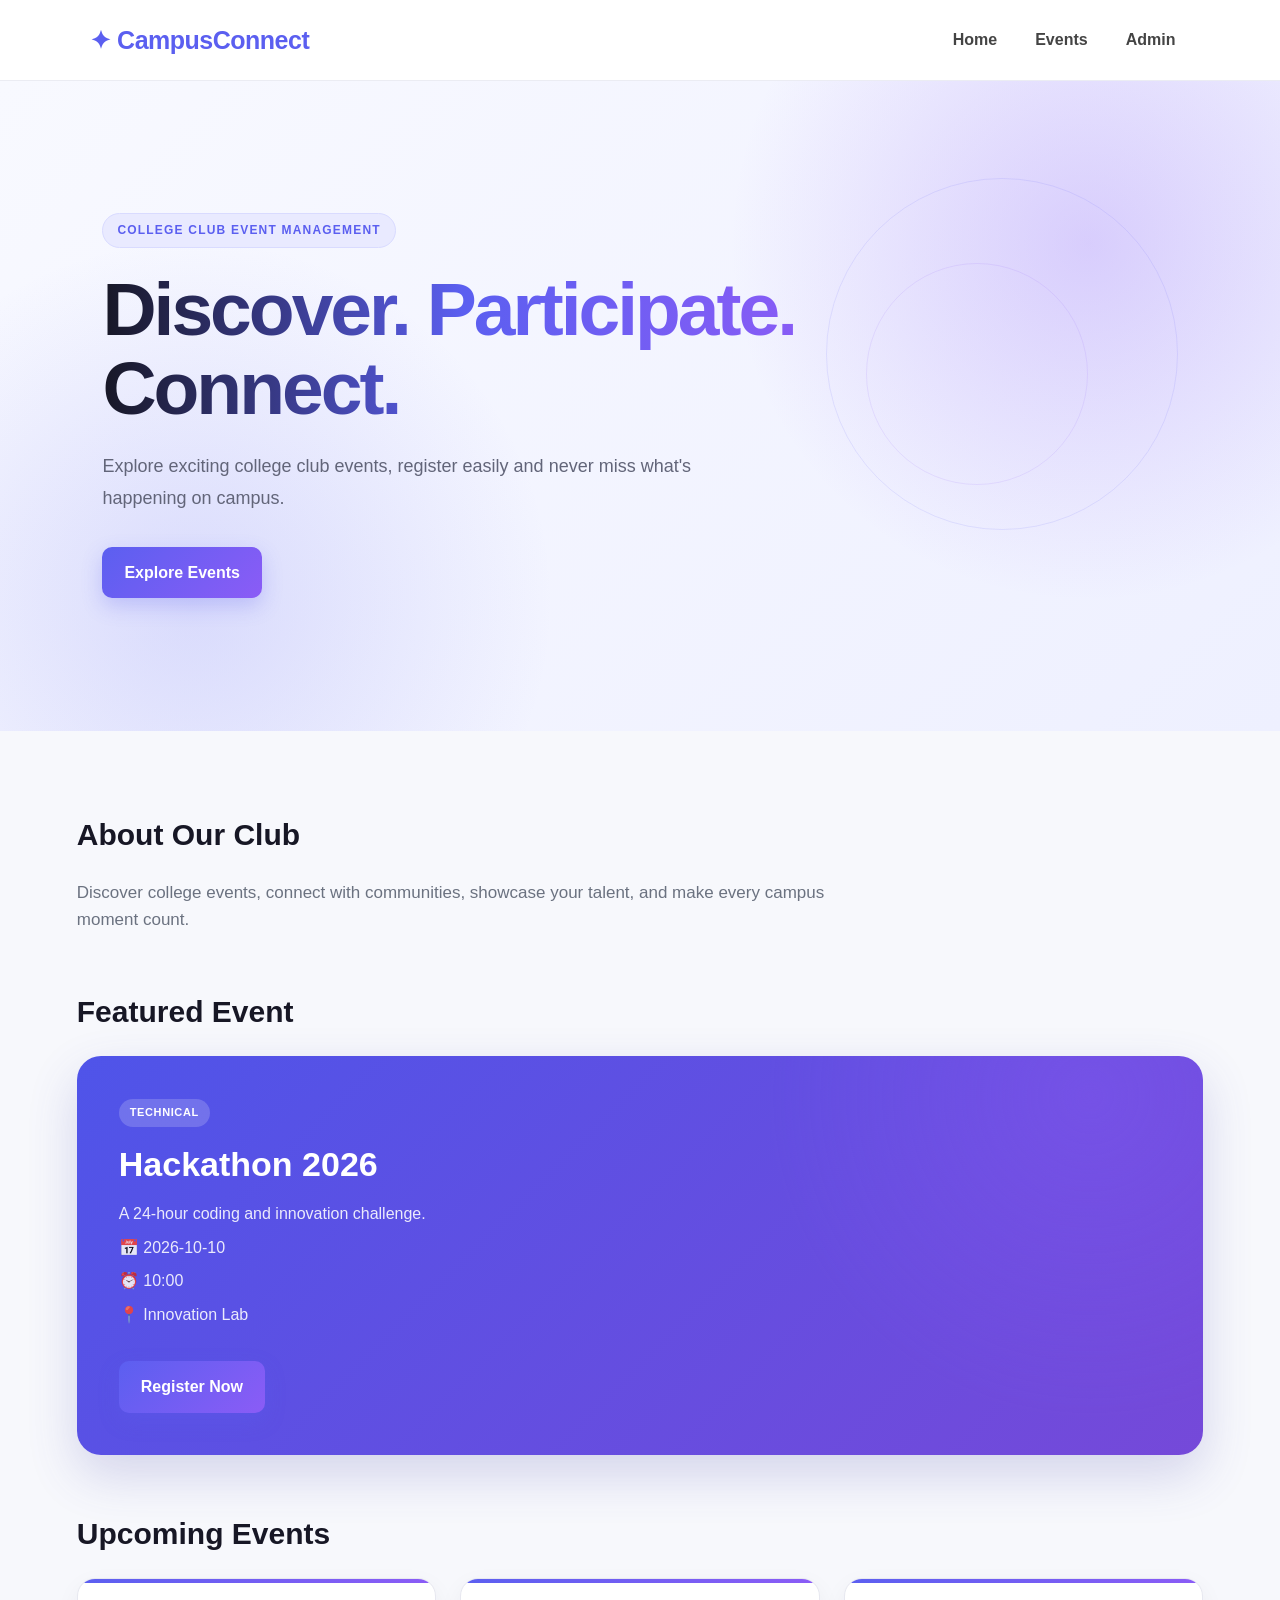
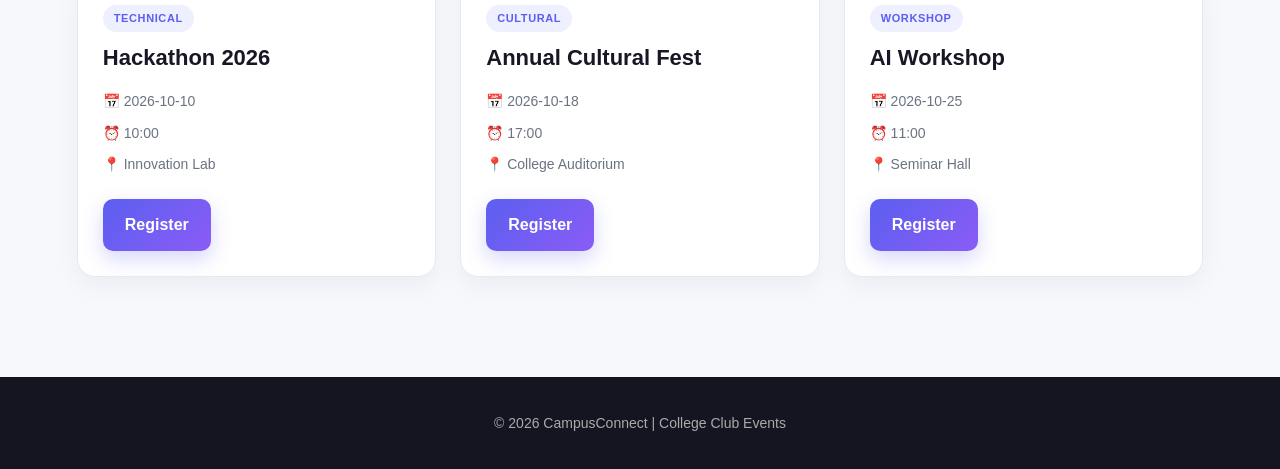
<file: index.html>
<!DOCTYPE html>
<html lang="en">
<head>
    <meta charset="UTF-8">
    <meta name="viewport" content="width=device-width, initial-scale=1.0">
    <title>Campus Club Events</title>
    <link rel="stylesheet" href="style.css">
</head>
<body>

<nav>
    <h2>CampusConnect</h2>
    <div>
        <a href="index.html">Home</a>
        <a href="events.html">Events</a>
        <a href="admin.html">Admin</a>
    </div>
</nav>

<section class="hero">
    <div>
        <p class="tag">COLLEGE CLUB EVENT MANAGEMENT</p>
        <h1>Discover. Participate. Connect.</h1>
        <p>Explore exciting college club events, register easily and never miss what's happening on campus.</p>
        <a href="events.html" class="btn">Explore Events</a>
    </div>
</section>

<section class="container">
    <h2>About Our Club</h2>
    <p class="center-text">
         Discover college events, connect with communities,
    showcase your talent, and make every campus moment count.
    </p>

    <h2>Featured Event</h2>

    <div id="featuredEvent" class="featured-card"></div>

    <h2>Upcoming Events</h2>
    <div id="upcomingEvents" class="event-grid"></div>
</section>

<footer>
    <p>© 2026 CampusConnect | College Club Events</p>
</footer>

<script src="script.js"></script>
</body>
</html>
</file>
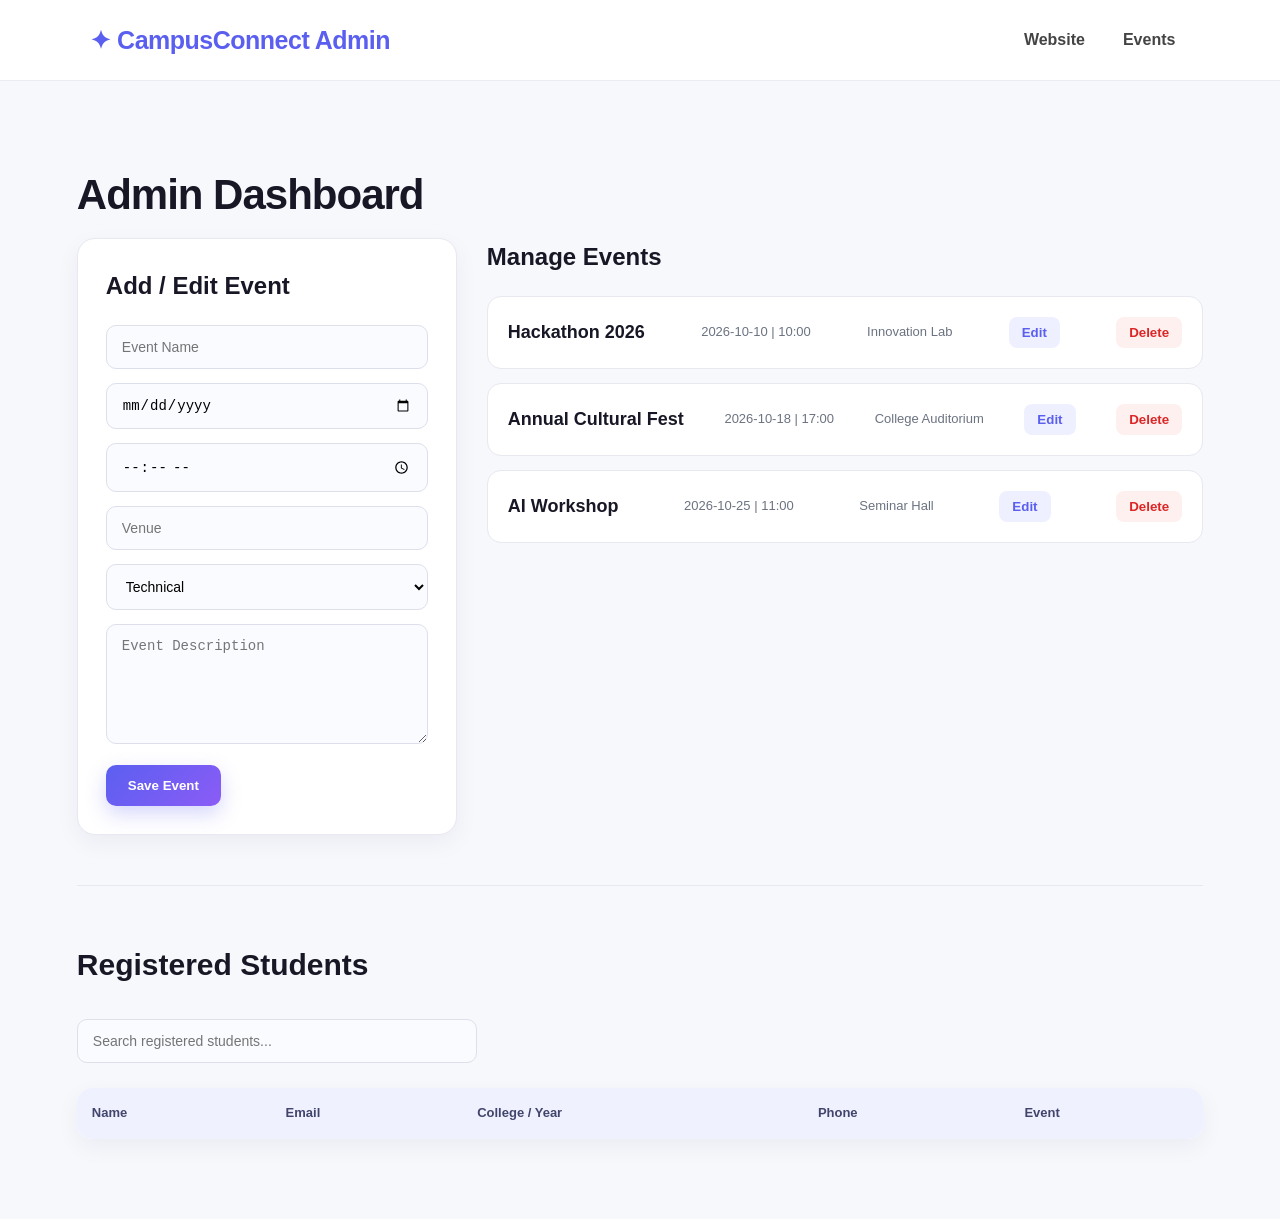
<file: admin.html>
<!DOCTYPE html>
<html lang="en">
<head>
    <meta charset="UTF-8">
    <meta name="viewport" content="width=device-width, initial-scale=1.0">
    <title>Admin Dashboard</title>
    <link rel="stylesheet" href="style.css">
</head>
<body>

<nav>
    <h2>CampusConnect Admin</h2>
    <div>
        <a href="index.html">Website</a>
        <a href="events.html">Events</a>
    </div>
</nav>

<section class="container page">

    <h1>Admin Dashboard</h1>

    <div class="admin-grid">

        <div class="admin-form">
            <h2>Add / Edit Event</h2>

            <input type="hidden" id="editId">

            <input type="text" id="eventTitle" placeholder="Event Name">

            <input type="date" id="eventDate">

            <input type="time" id="eventTime">

            <input type="text" id="eventVenue" placeholder="Venue">

            <select id="eventCategory">
                <option value="Technical">Technical</option>
                <option value="Cultural">Cultural</option>
                <option value="Sports">Sports</option>
                <option value="Workshop">Workshop</option>
            </select>

            <textarea id="eventDescription" placeholder="Event Description"></textarea>

            <button onclick="saveEvent()" class="btn">Save Event</button>
        </div>

        <div>
            <h2>Manage Events</h2>
            <div id="adminEvents"></div>
        </div>

    </div>

    <hr>

    <h2>Registered Students</h2>

    <input
        type="text"
        id="registrationSearch"
        placeholder="Search registered students..."
        onkeyup="displayRegistrations()"
    >

    <div class="table-wrapper">
        <table>
            <thead>
                <tr>
                    <th>Name</th>
                    <th>Email</th>
                    <th>College / Year</th>
                    <th>Phone</th>
                    <th>Event</th>
                </tr>
            </thead>

            <tbody id="registrationTable"></tbody>
        </table>
    </div>

</section>

<script src="script.js"></script>
</body>
</html>
</file>
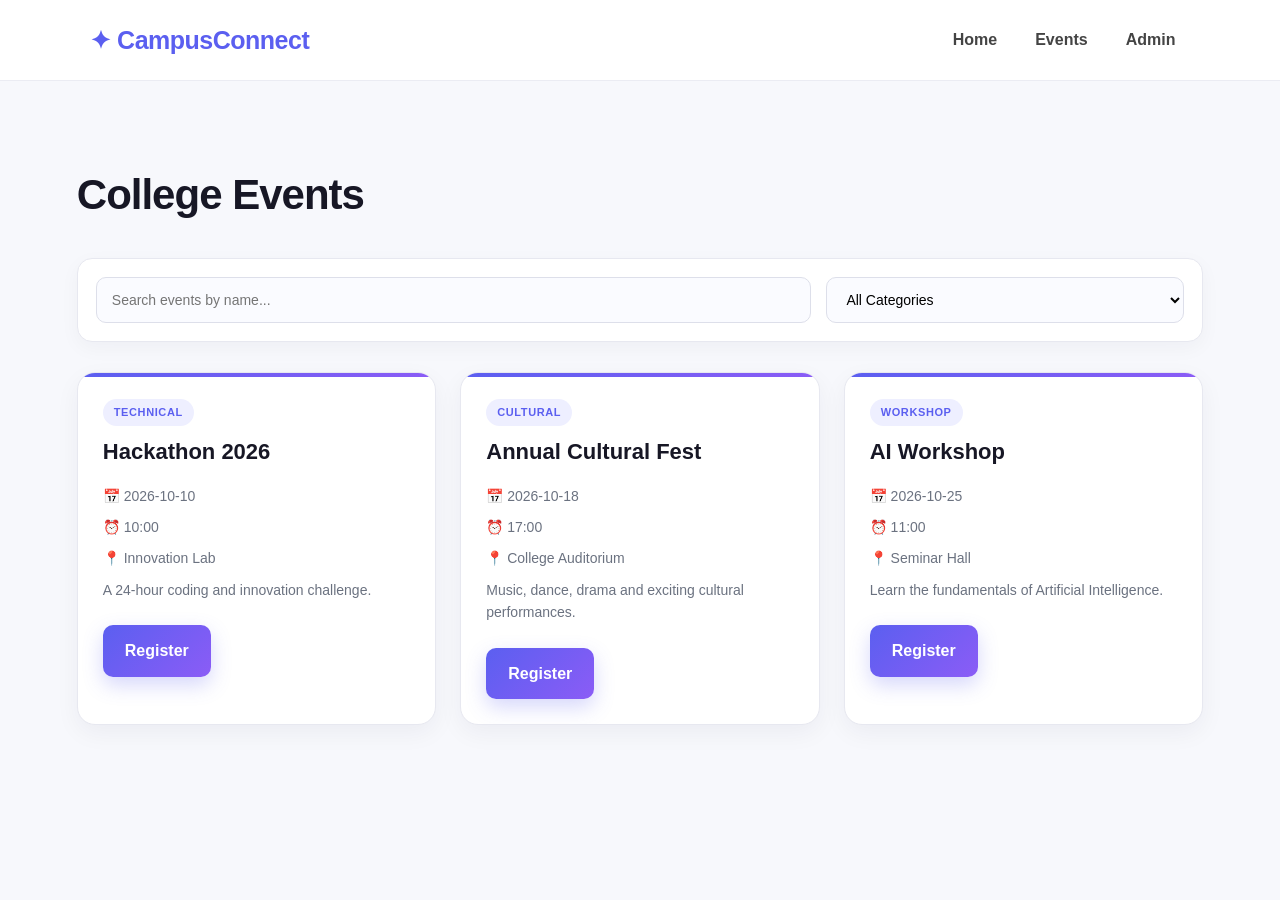
<file: events.html>
<!DOCTYPE html>
<html lang="en">
<head>
    <meta charset="UTF-8">
    <meta name="viewport" content="width=device-width, initial-scale=1.0">
    <title>Events | CampusConnect</title>
    <link rel="stylesheet" href="style.css">
</head>
<body>

<nav>
    <h2>CampusConnect</h2>
    <div>
        <a href="index.html">Home</a>
        <a href="events.html">Events</a>
        <a href="admin.html">Admin</a>
    </div>
</nav>

<section class="container page">
    <h1>College Events</h1>

    <div class="filters">
        <input type="text" id="searchEvent" placeholder="Search events by name...">

        <select id="categoryFilter">
            <option value="all">All Categories</option>
            <option value="Technical">Technical</option>
            <option value="Cultural">Cultural</option>
            <option value="Sports">Sports</option>
            <option value="Workshop">Workshop</option>
        </select>
    </div>

    <div id="allEvents" class="event-grid"></div>
</section>

<script src="script.js"></script>
</body>
</html>
</file>
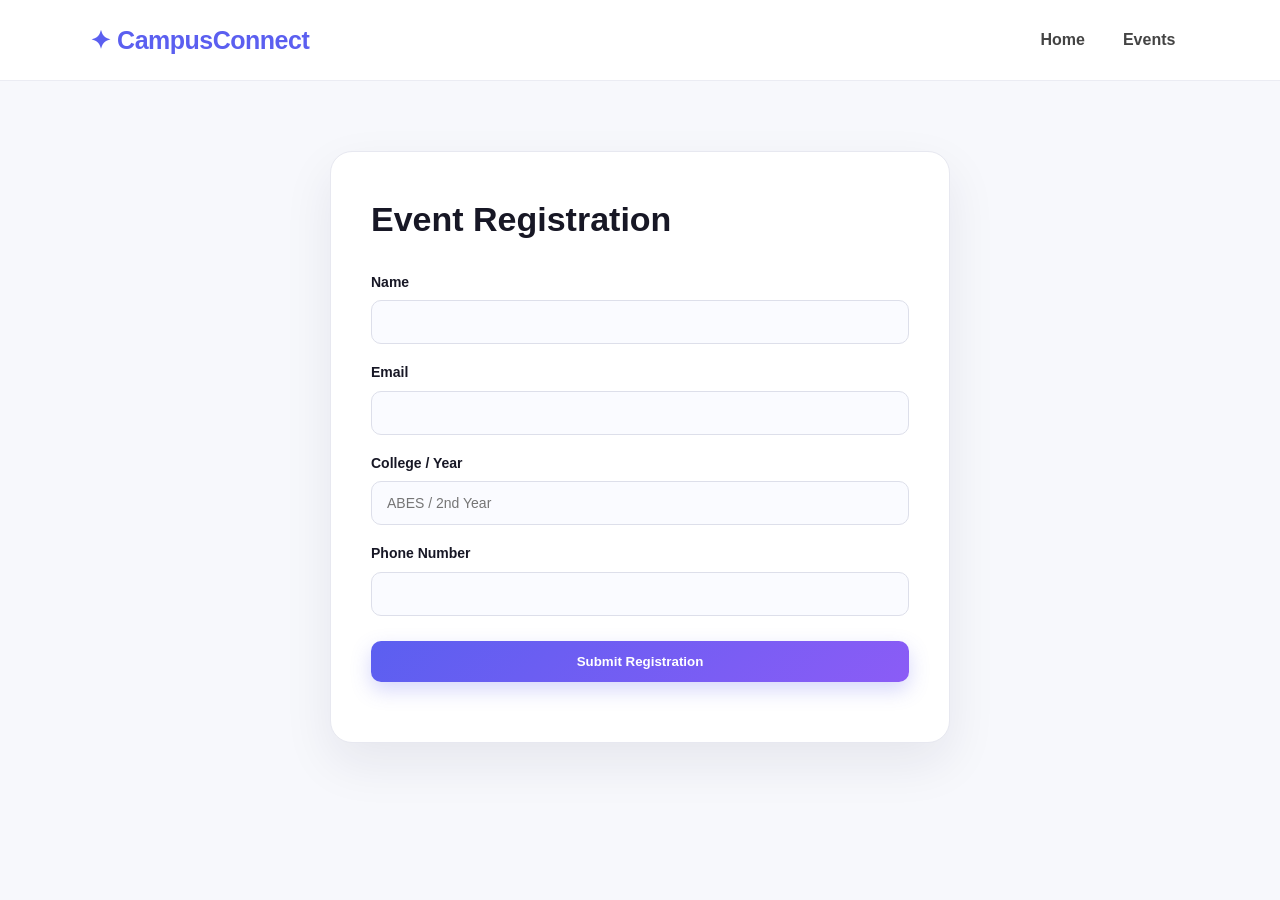
<file: register.html>
<!DOCTYPE html>
<html lang="en">
<head>
    <meta charset="UTF-8">
    <meta name="viewport" content="width=device-width, initial-scale=1.0">
    <title>Event Registration</title>
    <link rel="stylesheet" href="style.css">
</head>
<body>

<nav>
    <h2>CampusConnect</h2>
    <div>
        <a href="index.html">Home</a>
        <a href="events.html">Events</a>
    </div>
</nav>

<section class="form-container">
    <h1>Event Registration</h1>

    <form id="registrationForm">

        <input type="hidden" id="eventName">

        <label>Name</label>
        <input type="text" id="studentName" required>

        <label>Email</label>
        <input type="email" id="studentEmail" required>

        <label>College / Year</label>
        <input type="text" id="collegeYear" placeholder="ABES / 2nd Year" required>

        <label>Phone Number</label>
        <input type="tel" id="phone" required>

        <button type="submit" class="btn">Submit Registration</button>

    </form>

    <p id="registrationMessage"></p>
</section>

<script src="script.js"></script>
</body>
</html>
</file>
<file: style.css>
* {
    margin: 0;
    padding: 0;
    box-sizing: border-box;
}

:root {
    --primary: #5b5ff0;
    --primary-dark: #4548d8;
    --secondary: #8b5cf6;
    --text: #171725;
    --muted: #6b7280;
    --light: #f7f8fc;
    --white: #ffffff;
    --border: #e7e8f0;
    --success: #16a34a;
    --danger: #dc2626;
}

html {
    scroll-behavior: smooth;
}

body {
    font-family: Inter, Arial, sans-serif;
    background: var(--light);
    color: var(--text);
    line-height: 1.6;
}

/* NAVBAR */

nav {
    width: 100%;
    padding: 18px 7%;
    background: rgba(255, 255, 255, 0.92);
    backdrop-filter: blur(15px);
    display: flex;
    align-items: center;
    justify-content: space-between;
    position: sticky;
    top: 0;
    z-index: 1000;
    border-bottom: 1px solid rgba(231, 232, 240, 0.8);
}

nav h2 {
    font-size: 25px;
    font-weight: 800;
    color: var(--primary);
    letter-spacing: -0.5px;
}

nav h2::before {
    content: "✦";
    margin-right: 7px;
}

nav div {
    display: flex;
    align-items: center;
    gap: 8px;
}

nav a {
    text-decoration: none;
    color: #444;
    padding: 9px 15px;
    border-radius: 9px;
    font-weight: 600;
    transition: 0.25s;
}

nav a:hover {
    color: var(--primary);
    background: #f0f1ff;
}

/* HERO */

.hero {
    min-height: 650px;
    padding: 90px 8%;
    display: flex;
    align-items: center;
    position: relative;
    overflow: hidden;
    background:
        radial-gradient(circle at 85% 25%, rgba(139, 92, 246, 0.25), transparent 30%),
        radial-gradient(circle at 15% 80%, rgba(91, 95, 240, 0.18), transparent 30%),
        linear-gradient(135deg, #f8f9ff, #eef0ff);
}

.hero::before {
    content: "";
    position: absolute;
    width: 350px;
    height: 350px;
    border-radius: 50%;
    border: 1px solid rgba(91, 95, 240, 0.12);
    right: 8%;
    top: 15%;
}

.hero::after {
    content: "";
    position: absolute;
    width: 220px;
    height: 220px;
    border-radius: 50%;
    border: 1px solid rgba(139, 92, 246, 0.12);
    right: 15%;
    top: 28%;
}

.hero > div {
    max-width: 720px;
    position: relative;
    z-index: 2;
}

.tag {
    display: inline-block;
    color: var(--primary);
    background: #e9eaff;
    border: 1px solid #d9dbff;
    padding: 7px 14px;
    border-radius: 30px;
    font-size: 12px !important;
    font-weight: 800;
    letter-spacing: 1.2px;
    margin-bottom: 12px;
}

.hero h1 {
    font-size: clamp(45px, 6vw, 75px);
    line-height: 1.05;
    letter-spacing: -3px;
    margin: 10px 0 22px;
    background: linear-gradient(
        90deg,
        #171725,
        #5b5ff0,
        #8b5cf6
    );
    -webkit-background-clip: text;
    -webkit-text-fill-color: transparent;
}

.hero p:not(.tag) {
    max-width: 620px;
    color: #626579;
    font-size: 18px;
    line-height: 1.8;
    margin-bottom: 32px;
}

/* BUTTON */

.btn {
    display: inline-flex;
    align-items: center;
    justify-content: center;
    gap: 8px;
    border: none;
    background: linear-gradient(
        135deg,
        var(--primary),
        var(--secondary)
    );
    color: white;
    padding: 13px 22px;
    border-radius: 10px;
    text-decoration: none;
    cursor: pointer;
    font-weight: 700;
    box-shadow: 0 8px 20px rgba(91, 95, 240, 0.25);
    transition: 0.25s;
}

.btn:hover {
    transform: translateY(-3px);
    box-shadow: 0 12px 28px rgba(91, 95, 240, 0.35);
}

/* GENERAL */

.container {
    width: min(1180px, 88%);
    margin: 80px auto;
}

.container > h1 {
    font-size: 42px;
    letter-spacing: -1px;
    margin-bottom: 10px;
}

.container > h2 {
    font-size: 30px;
    margin: 55px 0 20px;
}

.center-text {
    max-width: 800px;
    color: var(--muted);
    font-size: 17px;
}

/* FEATURED EVENT */

.featured-card {
    position: relative;
    overflow: hidden;
    background:
        radial-gradient(
            circle at 90% 10%,
            rgba(139, 92, 246, 0.35),
            transparent 30%
        ),
        linear-gradient(
            135deg,
            #4f54e9,
            #7549d9
        );
    color: white;
    padding: 42px;
    border-radius: 24px;
    min-height: 250px;
    box-shadow: 0 20px 50px rgba(70, 70, 170, 0.2);
}

.featured-card h2 {
    font-size: 34px;
    margin: 10px 0;
}

.featured-card p {
    max-width: 650px;
    margin: 8px 0;
    color: rgba(255, 255, 255, 0.88);
}

.featured-card .category {
    background: rgba(255,255,255,0.18);
    color: white;
}

/* EVENT GRID */

.event-grid {
    display: grid;
    grid-template-columns: repeat(3, 1fr);
    gap: 24px;
}

/* EVENT CARD */

.event-card {
    background: white;
    padding: 25px;
    border: 1px solid var(--border);
    border-radius: 18px;
    position: relative;
    overflow: hidden;
    box-shadow: 0 8px 25px rgba(20, 20, 50, 0.05);
    transition: 0.3s;
}

.event-card::before {
    content: "";
    position: absolute;
    top: 0;
    left: 0;
    right: 0;
    height: 4px;
    background: linear-gradient(
        90deg,
        var(--primary),
        var(--secondary)
    );
}

.event-card:hover {
    transform: translateY(-7px);
    box-shadow: 0 18px 40px rgba(30, 30, 80, 0.12);
}

.event-card h3 {
    font-size: 22px;
    margin: 8px 0 15px;
}

.event-card p {
    color: var(--muted);
    margin: 9px 0;
    font-size: 14px;
}

.event-card .btn {
    margin-top: 15px;
}

/* CATEGORY */

.category {
    display: inline-block;
    background: #eeefff;
    color: var(--primary);
    padding: 5px 11px;
    border-radius: 30px;
    font-size: 11px;
    font-weight: 800;
    text-transform: uppercase;
    letter-spacing: 0.6px;
}

/* SEARCH */

.filters {
    display: grid;
    grid-template-columns: 2fr 1fr;
    gap: 15px;
    margin: 30px 0;
    padding: 18px;
    background: white;
    border: 1px solid var(--border);
    border-radius: 15px;
    box-shadow: 0 6px 20px rgba(20,20,50,0.04);
}

input,
select,
textarea {
    width: 100%;
    padding: 13px 15px;
    border: 1px solid #dddfea;
    background: #fafbff;
    border-radius: 10px;
    outline: none;
    font-size: 14px;
    transition: 0.2s;
}

input:focus,
select:focus,
textarea:focus {
    border-color: var(--primary);
    background: white;
    box-shadow: 0 0 0 4px rgba(91,95,240,0.08);
}

/* REGISTRATION */

.form-container {
    width: min(620px, 90%);
    margin: 70px auto;
    background: white;
    padding: 40px;
    border-radius: 22px;
    border: 1px solid var(--border);
    box-shadow: 0 20px 50px rgba(20,20,60,0.08);
}

.form-container h1 {
    font-size: 34px;
    margin-bottom: 25px;
}

.form-container label {
    display: block;
    margin: 17px 0 7px;
    font-weight: 700;
    font-size: 14px;
}

.form-container button {
    margin-top: 25px;
    width: 100%;
}

#registrationMessage {
    margin-top: 20px;
    text-align: center;
    color: var(--success);
    font-weight: 700;
}

/* ADMIN */

.admin-grid {
    display: grid;
    grid-template-columns: 380px 1fr;
    gap: 30px;
    align-items: start;
}

.admin-form {
    background: white;
    padding: 28px;
    border-radius: 18px;
    border: 1px solid var(--border);
    box-shadow: 0 8px 25px rgba(20,20,50,0.05);
}

.admin-form h2,
.admin-grid > div > h2 {
    margin-bottom: 20px;
}

.admin-form input,
.admin-form select,
.admin-form textarea {
    margin-bottom: 14px;
}

.admin-form textarea {
    min-height: 120px;
    resize: vertical;
}

/* ADMIN EVENT */

.admin-event {
    background: white;
    padding: 20px;
    margin-bottom: 14px;
    border-radius: 14px;
    border: 1px solid var(--border);
    display: flex;
    align-items: center;
    justify-content: space-between;
    gap: 15px;
    transition: 0.2s;
}

.admin-event:hover {
    border-color: #c8caff;
    box-shadow: 0 7px 20px rgba(20,20,50,0.06);
}

.admin-event h3 {
    font-size: 18px;
}

.admin-event p {
    color: var(--muted);
    font-size: 13px;
}

.edit-btn,
.delete-btn {
    border: none;
    padding: 8px 13px;
    border-radius: 8px;
    cursor: pointer;
    font-weight: 700;
}

.edit-btn {
    background: #eef0ff;
    color: var(--primary);
}

.delete-btn {
    background: #fff0f0;
    color: var(--danger);
}

.edit-btn:hover,
.delete-btn:hover {
    transform: translateY(-2px);
}

/* TABLE */

hr {
    border: none;
    border-top: 1px solid var(--border);
    margin: 50px 0;
}

#registrationSearch {
    max-width: 400px;
    margin: 10px 0;
}

.table-wrapper {
    margin-top: 15px;
    overflow-x: auto;
    border-radius: 15px;
    box-shadow: 0 8px 25px rgba(20,20,50,0.05);
}

table {
    width: 100%;
    min-width: 750px;
    background: white;
    border-collapse: collapse;
}

th {
    background: #f0f1ff;
    color: #42456b;
    padding: 15px;
    text-align: left;
    font-size: 13px;
}

td {
    padding: 15px;
    border-bottom: 1px solid #eeeeF4;
    color: #555;
    font-size: 14px;
}

tr:hover td {
    background: #fafaff;
}

/* FOOTER */

footer {
    margin-top: 100px;
    padding: 35px;
    text-align: center;
    background: #151521;
    color: #aaa;
}

footer p {
    font-size: 14px;
}

/* MOBILE */

@media (max-width: 900px) {

    nav {
        padding: 15px 5%;
    }

    .hero {
        min-height: 560px;
        padding: 70px 7%;
    }

    .hero h1 {
        letter-spacing: -2px;
    }

    .event-grid {
        grid-template-columns: repeat(2, 1fr);
    }

    .admin-grid {
        grid-template-columns: 1fr;
    }
}

@media (max-width: 600px) {

    nav {
        flex-direction: column;
        gap: 12px;
    }

    nav div {
        flex-wrap: wrap;
        justify-content: center;
    }

    nav a {
        padding: 7px 10px;
        font-size: 13px;
    }

    .hero {
        padding: 60px 6%;
    }

    .hero h1 {
        font-size: 44px;
    }

    .hero p:not(.tag) {
        font-size: 16px;
    }

    .container {
        width: 90%;
        margin: 55px auto;
    }

    .container > h1 {
        font-size: 34px;
    }

    .event-grid {
        grid-template-columns: 1fr;
    }

    .filters {
        grid-template-columns: 1fr;
    }

    .featured-card {
        padding: 28px;
    }

    .featured-card h2 {
        font-size: 27px;
    }

    .form-container {
        padding: 28px 22px;
    }

    .admin-event {
        flex-direction: column;
        align-items: flex-start;
    }
}
</file>
